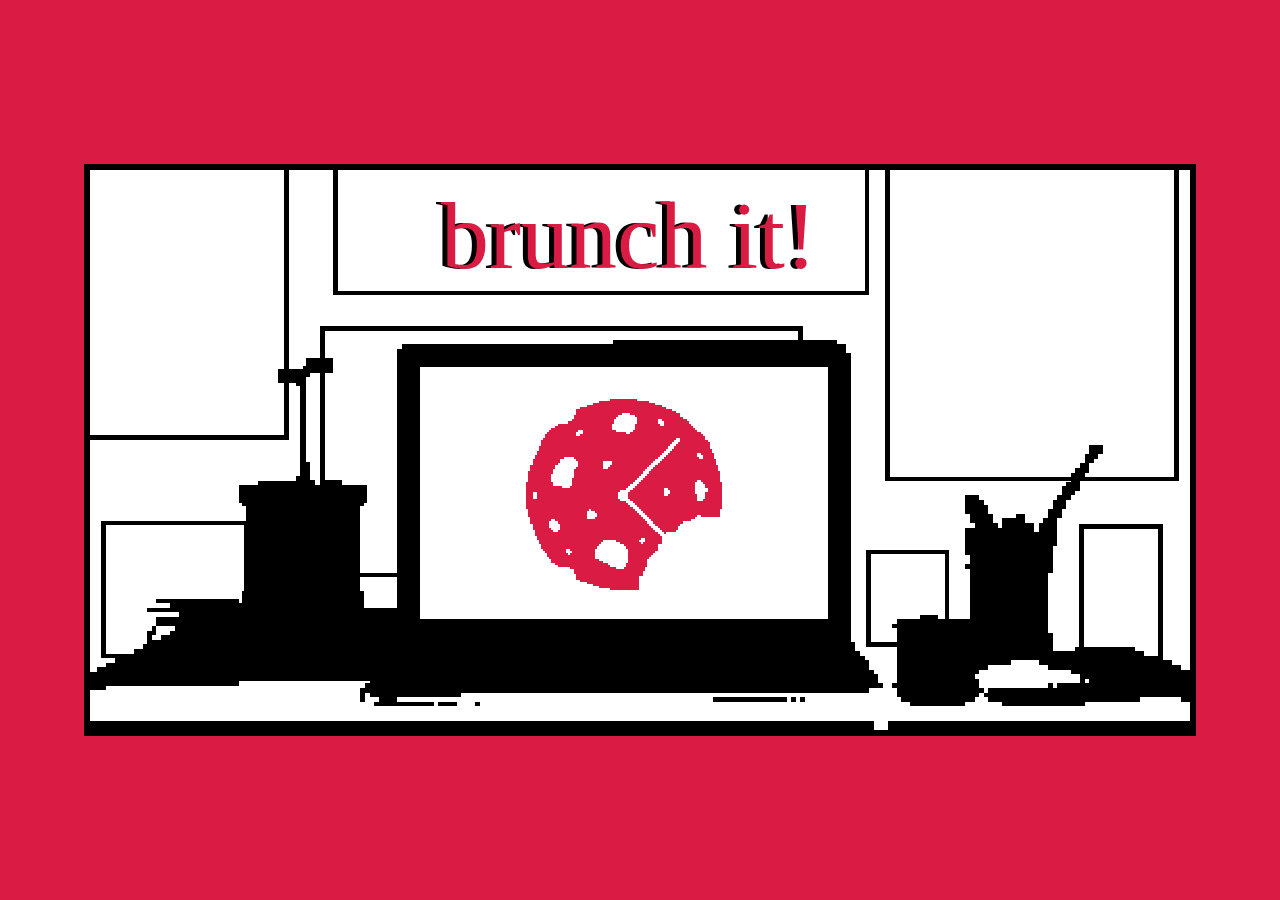
<file: index.html>
<!doctype html>
<html>
<head>
    <title> crunch it! </title>
    <meta name="viewport" content = "width=device-width, initial-scale=1.0">
    <link rel="stylesheet" href="homepage.css">
    <link rel="icon" type="image/png" href="img/crunchitfavicon.png">
</head> 
<body>
    <div class="bodycontainer">
        <div class="bgcontainer">
            <div class="headercontainer"> 
                <div class="header">brunch it!</div>
            </div>
            <div class="menucontainer">
                <div class="menu"> <a href="pixelart/pixelart.html"> pixel art </a></div>
                <div class="menu"> <a href="wheelspin/themewheel.html"> theme wheel </a></div>
                <div class="menu"> <a href="timer/timer.html"> timer </a></div>
            </div>
            <div class="logocontainer">
                <div class="logo"></div>
            </div>
        </div>
    </div>
    <script src="homepage.js"></script>
</body> 
</html>
</file>
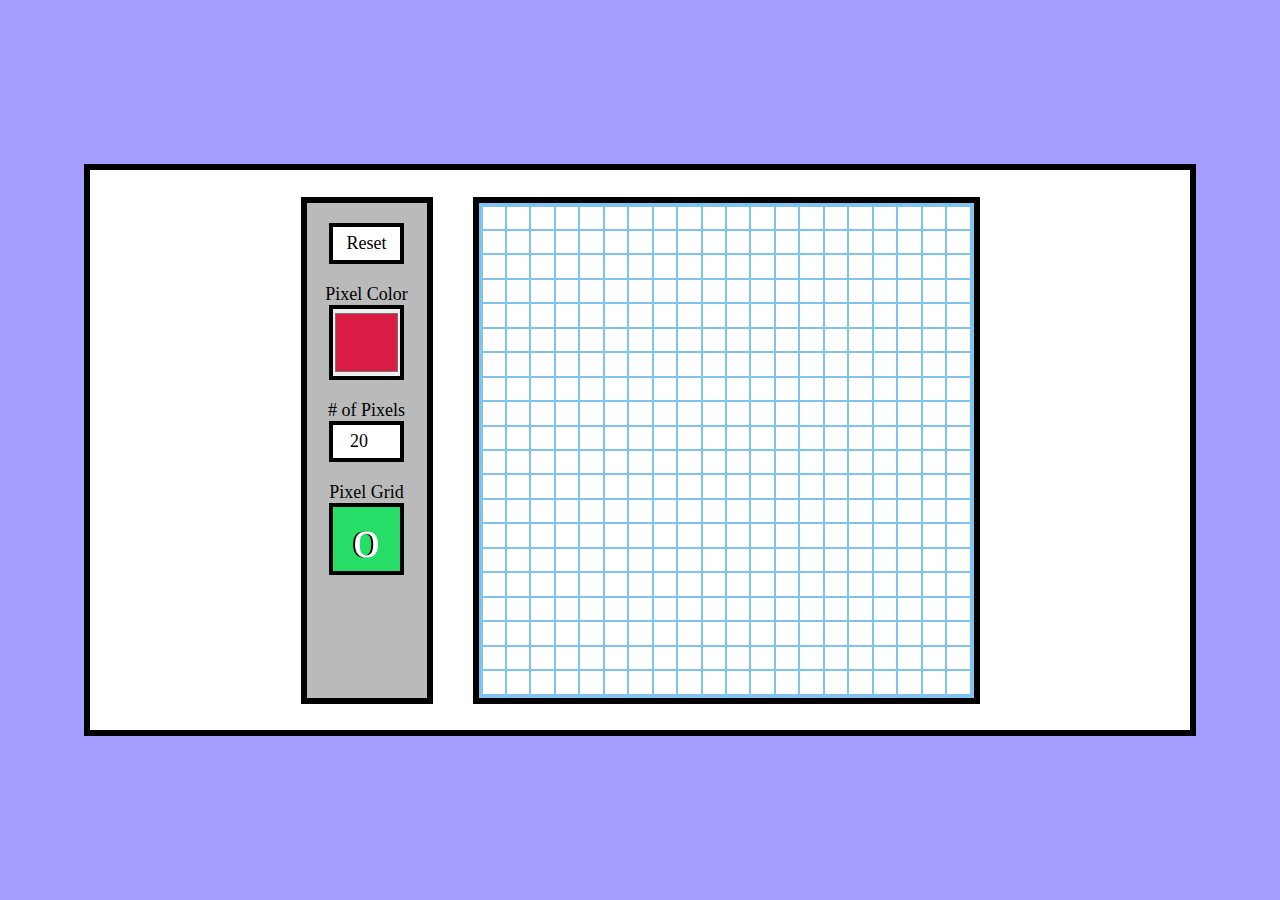
<file: pixelart/pixelart.html>
<!doctype html>
<html>
<head>
    <title> pixel art </title>
    <meta name="viewport" content = "width=device-width, initial-scale=1.0">
    <link rel="stylesheet" href="pixelart.css">
    <link rel="icon" type="image/png" href="../img/crunchitfavicon.png">
</head> 
<body>
    <div class="bodycontainer">
        <div class="gamecontainer">
            <div class="navbar">
                <button class="btn">Reset</button>
                <div class="label">Pixel Color <br>
                    <input type="color" class="color" value="#da1c44">
                </div>
                <div class="label"># of Pixels<br>
                    <input type="number" class="size" value="20">
                </div>
                <div class="label"> Pixel Grid <br>
                    <button class="xo" onclick="toggleGrid()">o</button>
                </div>
            </div>
            <div class="gridcontainer">
                
                
               
                
                

              
               
                
              

                
            </div>
            
            <!--<div class="time">60</div>-->
            
        </div>
        <!--<div class="failcontainer">inefficient. click to try again </div>
            <div class="gifcontainer">
                <video class = "gif"> <source src = "../backgrounds/itgetsyou.mp4" type = "video/mp4"></video>
            </div> -->
    </div>
    <script src="pixelart.js"></script>
</body> 
</html>
</file>
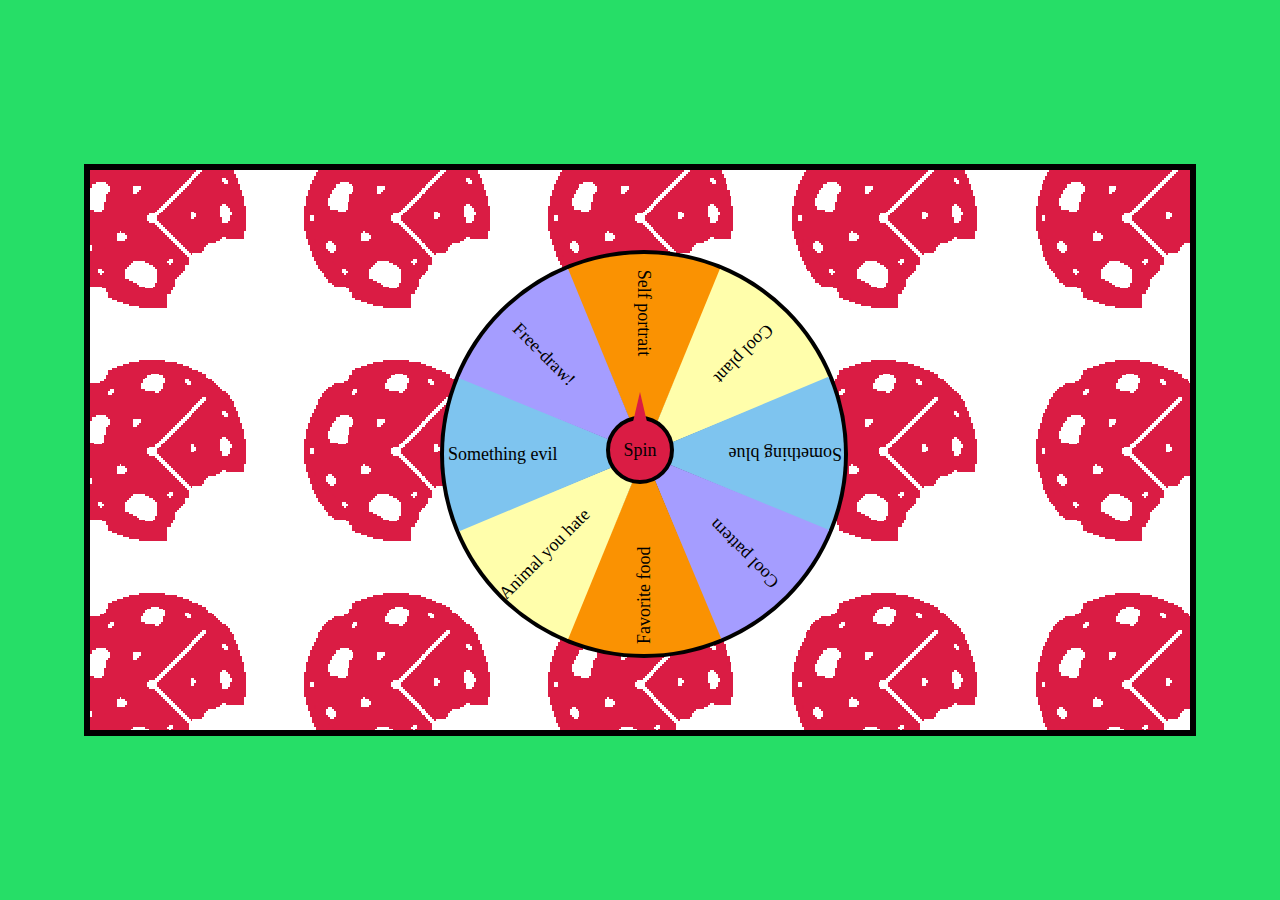
<file: wheelspin/minigame4.html>
<!doctype html>
<html>
<head>
    <title> crunch it! </title>
    <meta name="viewport" content = "width=device-width, initial-scale=1.0">
    <link rel="stylesheet" href="minigame4.css">
    <link rel="icon" type="image/png" href="../img/crunchitfavicon.png">
</head> 
<body>
    <div class="bodycontainer">
        <div class="gamecontainer">
         <div class="container">   
            <div class="spinbutton">Spin</div>
            <div class="wheel">
                <div class = "number" style="--i:1;--clr:#fa9202;"> <span> Self portrait </span></div>
                <div class = "number" style="--i:2;--clr:#fffeab;"> <span> Cool plant</span></div>
                <div class = "number" style="--i:3;--clr:#7ec4ef;"> <span> Something blue </span></div>
                <div class = "number" style="--i:4;--clr:#a59dff;"> <span> Cool pattern </span></div>
                <div class = "number" style="--i:5;--clr:#fa9202;"> <span> Favorite food </span></div>
                <div class = "number" style="--i:6;--clr:#fffeab;"> <span> Animal you hate </span></div>
                <div class = "number" style="--i:7;--clr:#7ec4ef;"> <span> Something evil </span></div>
                <div class = "number" style="--i:8;--clr:#a59dff;"> <span> Free-draw! </span></div>
            </div>
        
        </div>  
        </div>
        <!-- <div class="failcontainer">inefficient. click to try again </div>
            <div class="gifcontainer">
                <video class = "gif"> <source src = "../backgrounds/itgetsyou.mp4" type = "video/mp4"></video>
            </div>-->
    </div>
    <script src="minigame4.js"></script>
</body> 
</html>
</file>
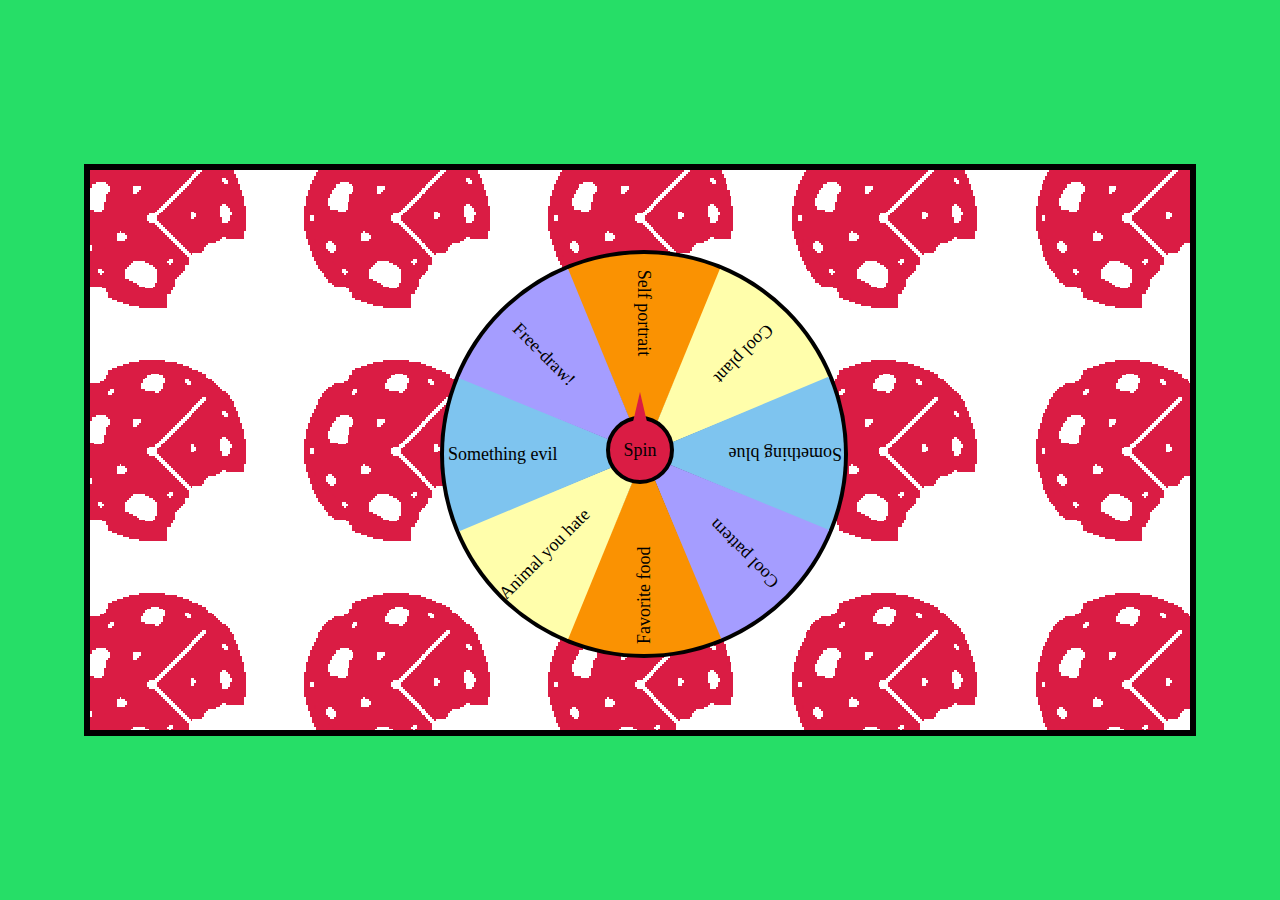
<file: wheelspin/themewheel.html>
<!doctype html>
<html>
<head>
    <title> theme wheel </title>
    <meta name="viewport" content = "width=device-width, initial-scale=1.0">
    <link rel="stylesheet" href="themewheel.css">
    <link rel="icon" type="image/png" href="../img/crunchitfavicon.png">
</head> 
<body>
    <div class="bodycontainer">
        <div class="gamecontainer">
         <div class="container">   
            <div class="spinbutton">Spin</div>
            <div class="wheel">
                <div class = "number" style="--i:1;--clr:#fa9202;"> <span> Self portrait </span></div>
                <div class = "number" style="--i:2;--clr:#fffeab;"> <span> Cool plant</span></div>
                <div class = "number" style="--i:3;--clr:#7ec4ef;"> <span> Something blue </span></div>
                <div class = "number" style="--i:4;--clr:#a59dff;"> <span> Cool pattern </span></div>
                <div class = "number" style="--i:5;--clr:#fa9202;"> <span> Favorite food </span></div>
                <div class = "number" style="--i:6;--clr:#fffeab;"> <span> Animal you hate </span></div>
                <div class = "number" style="--i:7;--clr:#7ec4ef;"> <span> Something evil </span></div>
                <div class = "number" style="--i:8;--clr:#a59dff;"> <span> Free-draw! </span></div>
            </div>
        
        </div>  
        </div>
        <!-- <div class="failcontainer">inefficient. click to try again </div>
            <div class="gifcontainer">
                <video class = "gif"> <source src = "../backgrounds/itgetsyou.mp4" type = "video/mp4"></video>
            </div>-->
    </div>
    <script src="themewheel.js"></script>
</body> 
</html>
</file>
<file: homepage.css>
body {
    margin: 0;
    box-sizing: border-box; 
    text-align: center;
    overflow: hidden;
   
    max-width: 100vw;
    image-rendering: pixelated;
    background-color: #da1c44;

}

@font-face {                  
font-family: 'AnalogueOS';
src: url(https://humantooth.neocities.org/fonts/AnalogueOS-Regular.woff) format('woff');
font-weight: normal;
font-style: normal;
} 

@font-face {                  
font-family: 'Gothamono';
src: url(https://humantooth.neocities.org/fonts/Gothamonov0.2-Regular.woff) format('woff');
font-weight: normal;
font-style: normal;
} 

@font-face {                  
font-family: 'jgs7';
src: url(https://humantooth.neocities.org/fonts/jgs7.woff) format('woff');
font-weight: normal;
font-style: normal;
} 

.bodycontainer {
width: 100vw;
height: 100vh;
text-align: center;
display: grid;
place-items: center;
z-index: 0;

}

.bgcontainer {
width: 1100px; 
height: 560px;
background-image: url(homebg.png);
background-size: 100%;
display: flex;
justify-content: center;
align-items: center;
z-index: 0;
border: 6px solid black;
position: relative;
}

.headercontainer {

padding: 10px;
text-align: center;
margin: auto;
z-index: 5;
position: absolute;
top: 0;
left: 31%;
}


.header {
font-family: 'AnalogueOS';
font-size: 96px;
color: #da1c44;
text-shadow: -5px 0px black;
}

.menucontainer {
width: 408px;
height: 252px;
display: flex;
flex-direction: column;
justify-content: center;
align-items: center;
position: absolute;
top: 35.25%;
left: 30%;
gap: 10px;


}

.menu {
padding: 7px 5px;
font-family: 'AnalogueOS';
font-size: 32px;
color: white; 
background-color: #da1c44;
width: 50%;
/**/
box-shadow: 4px 0px black inset;

}

a{
text-decoration: none;
color: white;
}

.menu:hover {
animation: pulse 1s infinite alternate linear;
cursor: pointer;
}


@keyframes pulse {  

    0% {
        transform: scale(1);
        background-color: black;
        
        box-shadow: 4px 0px #da1c44 inset;
    }
    100% {
        transform: scale(1.25);
        background-color: black;
        
        box-shadow: 4px 0px #da1c44 inset;
    }
}

.logocontainer {
width: 408px;
height: 252px;
display: flex;
flex-direction: column;
justify-content: center;
align-items: center;
background-color: white;
position: absolute;
top: 35.25%;
left: 30%;

z-index: 2;

}

.logo {

width: 500px;
height: 500px;
background-image: url(img/crunchitlogo.png);
background-size: 100%;
animation: flicker 1s infinite alternate ease-in-out forwards;
transform: translate(-4px, -6px);
cursor: pointer;

}

@keyframes flicker {  

    0% { 
        visibility: visible;
       
    }

    

    80% {
        visibility: visible;
    }

    90% {
        visibility: hidden;
    }
    
  

    100% {
        visibility: hidden;
    }
}
</file>
<file: pixelart/pixelart.css>
body {
    margin: 0;
    box-sizing: border-box; 
    text-align: center;
    overflow: hidden;
   
    max-width: 100vw;
    image-rendering: pixelated;
    background-color: #a59dff;

}

@font-face {                  
font-family: 'AnalogueOS';
src: url(https://humantooth.neocities.org/fonts/AnalogueOS-Regular.woff) format('woff');
font-weight: normal;
font-style: normal;
} 

@font-face {                  
font-family: 'Gothamono';
src: url(https://humantooth.neocities.org/fonts/Gothamonov0.2-Regular.woff) format('woff');
font-weight: normal;
font-style: normal;
} 

@font-face {                  
font-family: 'jgs7';
src: url(https://humantooth.neocities.org/fonts/jgs7.woff) format('woff');
font-weight: normal;
font-style: normal;
} 

.bodycontainer {
width: 100vw;
height: 100vh;
text-align: center;
display: grid;
place-items: center;
z-index: 0;

}

.gamecontainer {
width: 1100px; 
height: 560px;
background-color: white;
display: flex;
justify-content: center;
align-items: center;
z-index: 0;
border: 6px solid black;
position: relative;
gap: 40px;
}

a{
text-decoration: none;
color: white;
}

.time {
width: 100px;
height: 100px;
padding: 10px;
padding-bottom: 0;
padding-top: 40px;
font-family: 'AnalogueOS';
font-size: 60px;
position: absolute;
top: 10px;
right: 15px; 
border: 6px solid black;
text-align: center;
}

.gifcontainer {

width: 100vw;
text-align: center;
z-index: 20;
position: absolute;
top: 0;
left: 0;
display: flex;
align-items: center;
justify-content: center;

}

.gif {
width: 100vw;
visibility: hidden;
}

.failcontainer {
width: 100vw;
height: 100vh;
background-color: black;
position: absolute;
top: 0;
left: 0;
display: flex;
justify-content: center;
align-items: center;
font-family: 'jgs7';
font-size: 18px;
color: white;
visibility: hidden;
}

.gridcontainer {
--size: 4;

width: 487px;
height: 487px;
border: 6px solid black;
display: grid;
grid-template-columns: repeat(var(--size), 1fr);
grid-template-rows: repeat(var(--size), 1fr);
gap: 2px;
padding: 4px;
background-color: #7ec4ef;
}

.grid {

background-color: white;

}

.nogrid {
gap: 0;
padding: 0;
width: 495px;
height: 495px;
}



.grid:hover {
background-color: #fffeab;
}

.grid2 {
background-color: #7ec4ef;
}

.grid2:hover {
background-color: #241d75;
}

input {
border: 0;
outline: 0;
padding: 0;
margin: 0;
}

.navbar {
width: 100px;
height: 455px;
border: 6px solid black;
display: flex;
flex-direction: column;
align-items: center;
padding: 20px 10px;
background-color: #bababa;
gap: 20px;
}

.btn {
border: 4px solid black;
font-family: 'jgs7';
font-size: 18px;
background-color: white;
padding: 6px 10px;
width: 75px;
cursor: pointer;
}

.btn:hover {
background-color: #fffeab;
}

.color {
border: 4px solid black;
width: 75px;
height: 75px;
outline: none;
padding: 0;
}

.color:hover {
background-color: #fffeab;
}

.size {
border: 4px solid black;
width: 67px;
padding: 6px 0px;

font-family: 'jgs7';
font-size: 18px;
text-align: center;
}

.label {
font-family: 'AnalogueOS';
font-size: 18px;
text-align: center;
}

.xo {
border: 4px solid black;
font-family: 'AnalogueOS';
font-size: 54px;
background-color: #26de67;
color: white;
text-shadow: -2px 0px black;
padding: 10px -10px 2px -10px;
width: 75px;
cursor: pointer;
}

.no {

    background-color: #da1c44;
}
</file>
<file: wheelspin/minigame4.css>
body {
    margin: 0;
    box-sizing: border-box; 
    text-align: center;
    overflow: hidden;
    font-family: 'AnalogueOS';
    font-size: 18px;
    max-width: 100vw;
    image-rendering: pixelated;
    background-color: #26de67;

}

@font-face {                  
font-family: 'AnalogueOS';
src: url(https://humantooth.neocities.org/fonts/AnalogueOS-Regular.woff) format('woff');
font-weight: normal;
font-style: normal;
} 

@font-face {                  
font-family: 'Gothamono';
src: url(https://humantooth.neocities.org/fonts/Gothamonov0.2-Regular.woff) format('woff');
font-weight: normal;
font-style: normal;
} 

@font-face {                  
font-family: 'jgs7';
src: url(https://humantooth.neocities.org/fonts/jgs7.woff) format('woff');
font-weight: normal;
font-style: normal;
} 

.bodycontainer {
width: 100vw;
height: 100vh;
text-align: center;
display: grid;
place-items: center;
z-index: 0;

}

.gamecontainer {
width: 1100px; 
height: 560px;
background-color: white;
display: flex;
justify-content: center;
align-items: center;
z-index: 0;
border: 6px solid black;
position: relative;
background-image: url(../backgrounds/cookiebg.png);
background-position: center;
background-size: 100%;
}

a{
text-decoration: none;
color: white;
}

.time {
width: 100px;
height: 100px;
padding: 10px;
padding-bottom: 0;
padding-top: 40px;
font-family: 'AnalogueOS';
font-size: 60px;
position: absolute;
top: 10px;
right: 15px; 
border: 6px solid black;
text-align: center;
}

.gifcontainer {

width: 100vw;
text-align: center;
z-index: 20;
position: absolute;
top: 0;
left: 0;
display: flex;
align-items: center;
justify-content: center;

}

.gif {
width: 100vw;
visibility: hidden;
}

.failcontainer {
width: 100vw;
height: 100vh;
background-color: black;
position: absolute;
top: 0;
left: 0;
display: flex;
justify-content: center;
align-items: center;
font-family: 'jgs7';
font-size: 18px;
color: white;
visibility: hidden;
}



.container {
position: relative;
width: 400px;
height: 400px;
display: flex;
justify-content: center;
align-items: center;

}

.container .spinbutton {
position: absolute;
width: 60px;
height: 60px;
background-color: #da1c44;
border: 4px solid black;
border-radius: 50%;
z-index: 10;
display: flex;
justify-content: center;
align-items: center;
user-select: none;
cursor: pointer;
}

.container .spinbutton::before {
content: ' ';
position: absolute;
top: -28px;
width: 20px;
height: 30px;
background-color: #da1c44;
clip-path: polygon(50% 0%, 15% 100%, 85% 100%);
z-index: 6;

}



.container .wheel {
    position: absolute;
    top: 0;
    left: 0;
    width: 100%;
    height: 100%;
    background: black;
    border-radius: 50%;
    border: 4px solid black;
    overflow: hidden;
    transition: transform 5s ease-in-out;
}

.container .wheel .number {
position: absolute;
width: 50%;
height: 50%;
background: var(--clr);
transform-origin: bottom right;
transform: rotate(calc(45deg * var(--i)));
clip-path: polygon(0 0, 59% 0, 100% 100%, 0 59%);
display: flex;
justify-content: center;
align-items: center;
user-select: none;
text-align: center;
}


.container .wheel .number span {
position: relative;
transform: rotate(45deg);
text-align: center;
}
</file>
<file: wheelspin/themewheel.css>
body {
    margin: 0;
    box-sizing: border-box; 
    text-align: center;
    overflow: hidden;
    font-family: 'AnalogueOS';
    font-size: 18px;
    max-width: 100vw;
    image-rendering: pixelated;
    background-color: #26de67;

}

@font-face {                  
font-family: 'AnalogueOS';
src: url(https://humantooth.neocities.org/fonts/AnalogueOS-Regular.woff) format('woff');
font-weight: normal;
font-style: normal;
} 

@font-face {                  
font-family: 'Gothamono';
src: url(https://humantooth.neocities.org/fonts/Gothamonov0.2-Regular.woff) format('woff');
font-weight: normal;
font-style: normal;
} 

@font-face {                  
font-family: 'jgs7';
src: url(https://humantooth.neocities.org/fonts/jgs7.woff) format('woff');
font-weight: normal;
font-style: normal;
} 

.bodycontainer {
width: 100vw;
height: 100vh;
text-align: center;
display: grid;
place-items: center;
z-index: 0;

}

.gamecontainer {
width: 1100px; 
height: 560px;
background-color: white;
display: flex;
justify-content: center;
align-items: center;
z-index: 0;
border: 6px solid black;
position: relative;
background-image: url(../backgrounds/cookiebg.png);
background-position: center;
background-size: 100%;
}

a{
text-decoration: none;
color: white;
}

.time {
width: 100px;
height: 100px;
padding: 10px;
padding-bottom: 0;
padding-top: 40px;
font-family: 'AnalogueOS';
font-size: 60px;
position: absolute;
top: 10px;
right: 15px; 
border: 6px solid black;
text-align: center;
}

.gifcontainer {

width: 100vw;
text-align: center;
z-index: 20;
position: absolute;
top: 0;
left: 0;
display: flex;
align-items: center;
justify-content: center;

}

.gif {
width: 100vw;
visibility: hidden;
}

.failcontainer {
width: 100vw;
height: 100vh;
background-color: black;
position: absolute;
top: 0;
left: 0;
display: flex;
justify-content: center;
align-items: center;
font-family: 'jgs7';
font-size: 18px;
color: white;
visibility: hidden;
}



.container {
position: relative;
width: 400px;
height: 400px;
display: flex;
justify-content: center;
align-items: center;

}

.container .spinbutton {
position: absolute;
width: 60px;
height: 60px;
background-color: #da1c44;
border: 4px solid black;
border-radius: 50%;
z-index: 10;
display: flex;
justify-content: center;
align-items: center;
user-select: none;
cursor: pointer;
}

.container .spinbutton::before {
content: ' ';
position: absolute;
top: -28px;
width: 20px;
height: 30px;
background-color: #da1c44;
clip-path: polygon(50% 0%, 15% 100%, 85% 100%);
z-index: 6;

}



.container .wheel {
    position: absolute;
    top: 0;
    left: 0;
    width: 100%;
    height: 100%;
    background: black;
    border-radius: 50%;
    border: 4px solid black;
    overflow: hidden;
    transition: transform 5s ease-in-out;
}

.container .wheel .number {
position: absolute;
width: 50%;
height: 50%;
background: var(--clr);
transform-origin: bottom right;
transform: rotate(calc(45deg * var(--i)));
clip-path: polygon(0 0, 59% 0, 100% 100%, 0 59%);
display: flex;
justify-content: center;
align-items: center;
user-select: none;
text-align: center;
}


.container .wheel .number span {
position: relative;
transform: rotate(45deg);
text-align: center;
}
</file>
